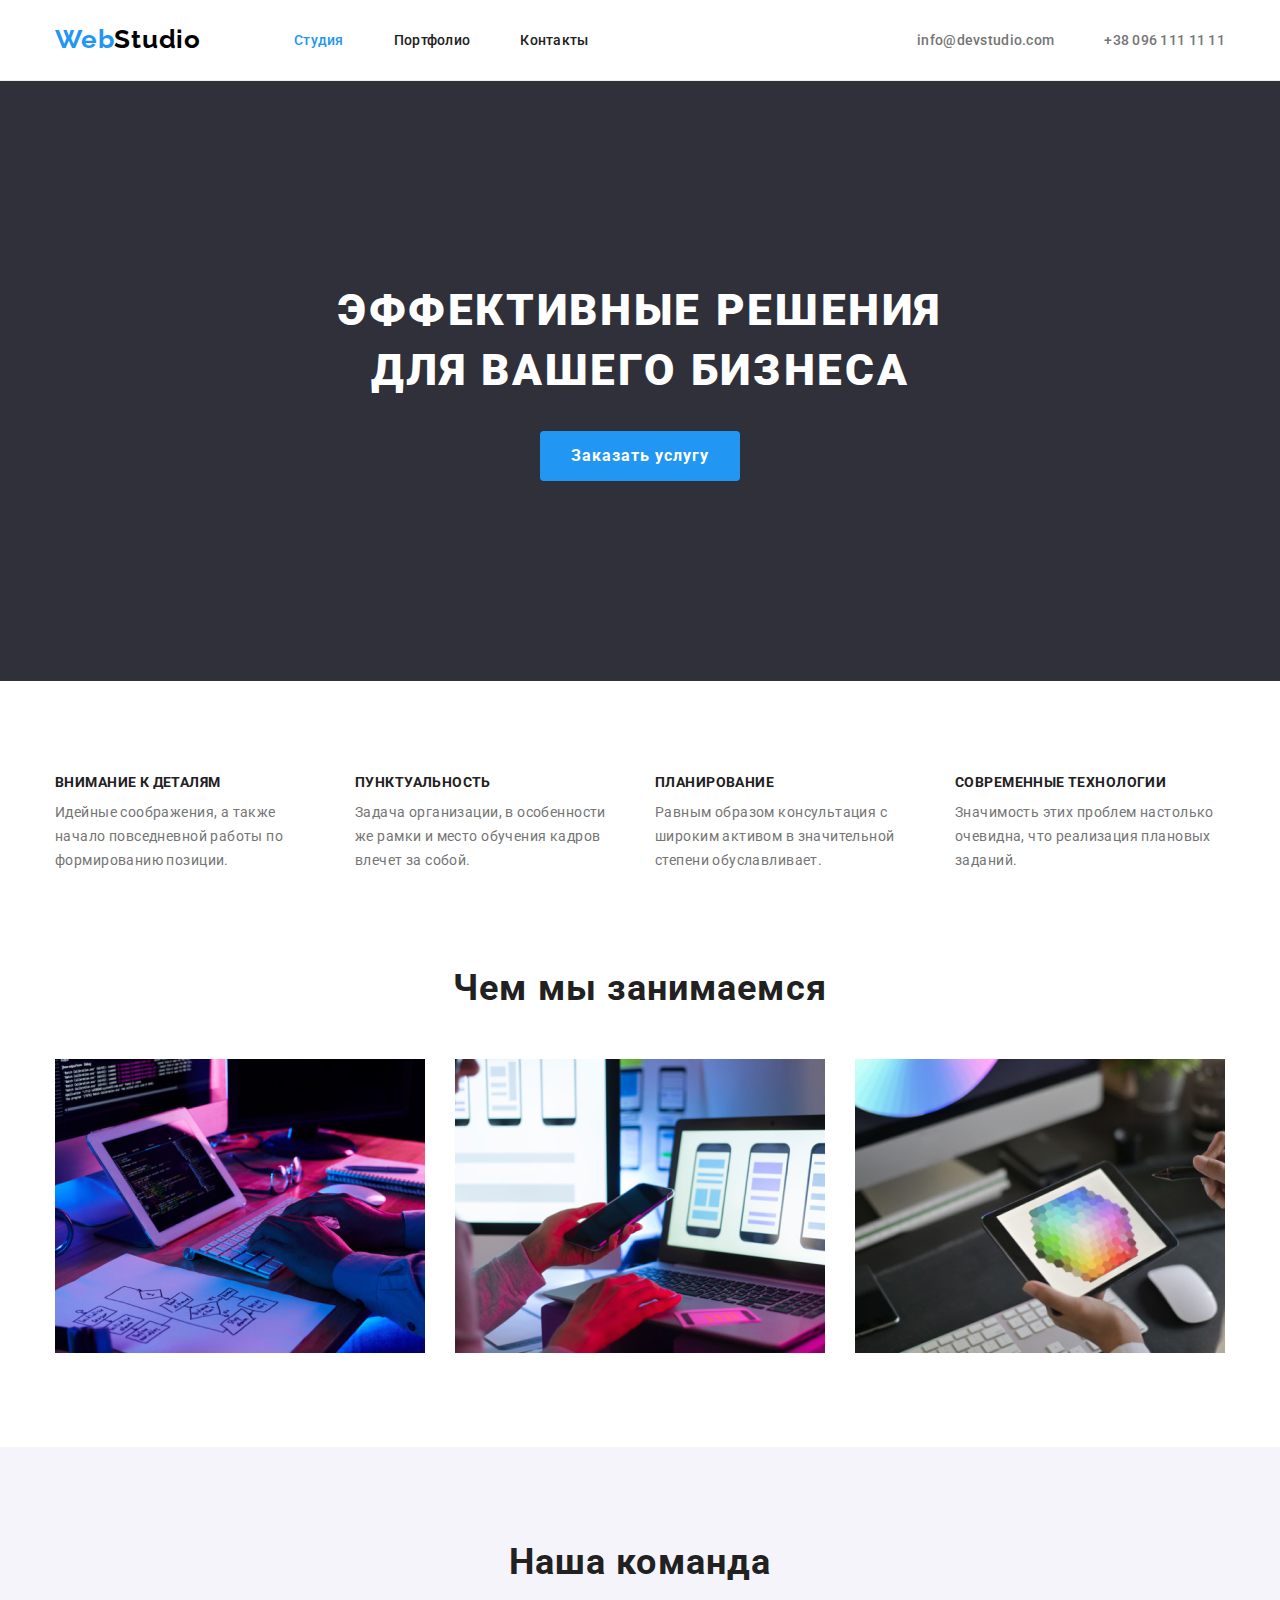
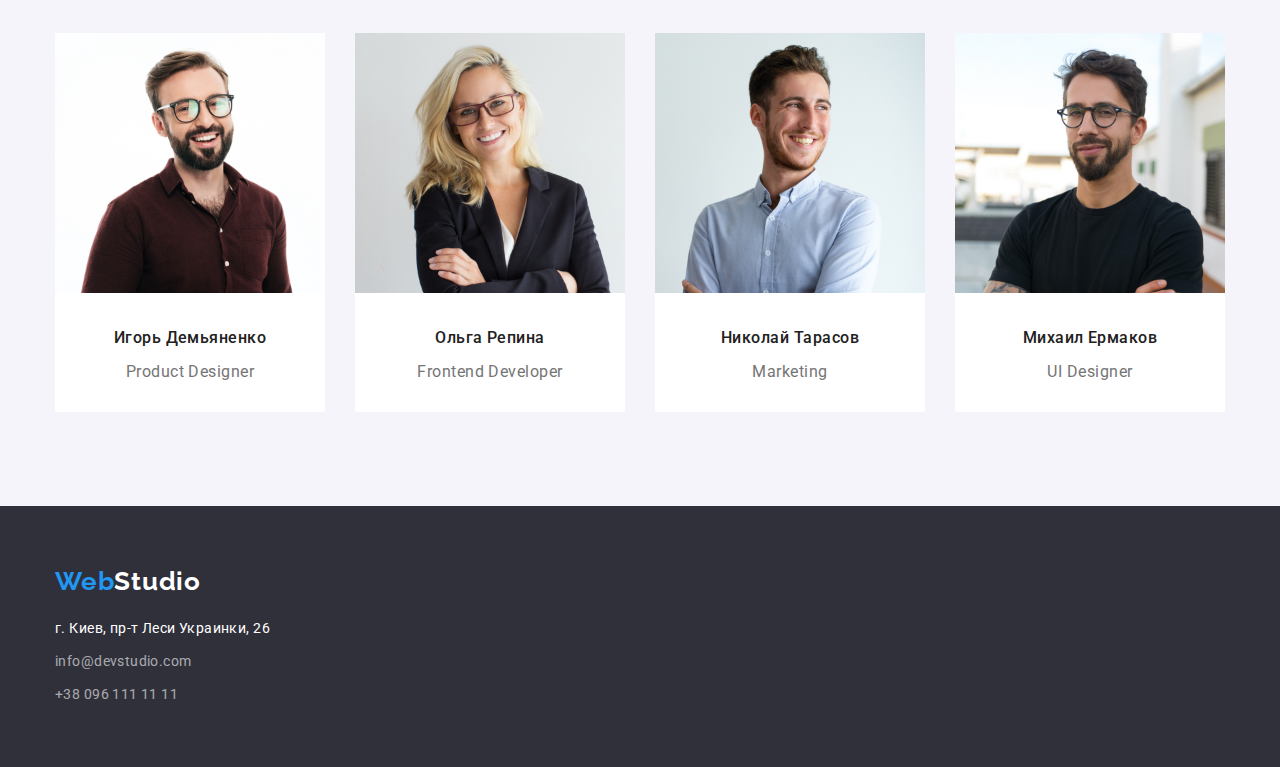
<file: index.html>
<!DOCTYPE html>
<html lang="en">
<head>
    <meta charset="UTF-8">
    <meta http-equiv="X-UA-Compatible" content="IE=edge">
    <meta name="viewport" content="width=device-width, initial-scale=1.0">
    <title>Document</title>
    <link href="https://fonts.googleapis.com/css2?family=Raleway:wght@700&family=Roboto:wght@400;500;700;900&display=swap"
        rel="stylesheet">
    <link rel="stylesheet" href="./css/styles.css">
    <link rel="stylesheet" href="https://cdnjs.cloudflare.com/ajax/libs/modern-normalize/1.1.0/modern-normalize.min.css">
</head>

<body class="body">
    <!--Шапка-->
    <header class="header-section">
        <div class="container">
            <a href="/goit-markup-hw-01/index.html" class="logo"> Web<span class="logo-header">Studio</span></a>
        
        <!--Навигация-->
        <nav>
            <ul class="nav-site">
                <li class="nav-site-item"><a href="./index.html" class="current nav-site-link">Студия</a></li>
                <li class="nav-site-item"><a href="./portfolio.html" class="nav-site-link">Портфолио</a></li>
                <li class="nav-site-item"><a href="" class="nav-site-link">Контакты</a></li>
            </ul>
        </nav>

        <!--Контакты-->
            <ul class="contacts">
                <li class="header-contacts-item"><a href="mailto:info@devstudio.com" class="contacts-link">info@devstudio.com</a></li>
                <li class="header-contacts-item"><a href="tel:+380961111111" class="contacts-link">+38 096 111 11 11</a></li>
            </ul>
        </div>
    </header>

    <main>
        <section class="hero section">
            <div class="container">
                <h1 class="hero-title" >Эффективные решения для вашего бизнеса</h1>
                <button type="button" class="button">Заказать услугу</button>
            </div>
        </section>

        <section class="section section-services">
            <div class="container">
                <ul class="services">
                    <li class="services-item">
                        <h3 class="services-title">Внимание к деталям</h3>
                        <p class="services-text">Идейные соображения, а также начало повседневной работы по формированию позиции.</p>
                    </li>
                    <li class="services-item">
                        <h3 class="services-title">Пунктуальность</h3>
                        <p class="services-text">Задача организации, в особенности же рамки и место обучения кадров влечет за собой.</p>
                    </li>
                    <li class="services-item">
                        <h3 class="services-title">Планирование</h3>
                        <p class="services-text">Равным образом консультация с широким активом в значительной степени обуславливает.</p>
                    </li>
                    <li class="services-item">
                        <h3 class="services-title">Современные технологии</h3>
                        <p class="services-text">Значимость этих проблем настолько очевидна, что реализация плановых заданий.</p>
                    </li>
                </ul>
            </div>
            </section>
            <!--Услуги-->
            <section class="section">
            <div class="container">
                <h2 class="job-title">Чем мы занимаемся</h2>
            <ul class="job-list">
                <li class="job-item"><img src="images/box1.jpg" alt="backend" width="370"></li>
                <li class="job-item"><img src="images/box2.jpg" alt="frontend" width="370"></li>
                <li class="job-item"><img src="images/box3.jpg" alt="design" width="370"></li>
            </ul>
            </div>
        </section>

            <!--Команда-->
        <section class="team section">
            <div class="container">
                <h2 class="team-title">Наша команда</h2>
            <ul class="workers">
                <li class="workers-item">
                    <img src="images/img.jpg" alt="Игорь Демьяненко" width="270">
                    <div class="workers-name">
                        <h3 class="workers-title">Игорь Демьяненко</h3>
                        <p class="workers-text">Product Designer</p>
                    </div>
                </li>
                <li class="workers-item">
                    <img src="images/img-2.jpg" alt="Ольга Репина" width="270">
                    <div class="workers-name">
                        <h3 class="workers-title">Ольга Репина</h3>
                        <p class="workers-text">Frontend Developer</p>
                    </div>
                </li>
                <li class="workers-item">
                    <img src="images/img-3.jpg" alt="Николай Тарасов" width="270">
                    <div class="workers-name">
                        <h3 class="workers-title">Николай Тарасов</h3>
                        <p class="workers-text">Marketing</p>
                    </div>
                </li>
                <li class="workers-item">
                    <img src="images/img-4.jpg" alt="Михаил Ермаков" width="270">
                    <div class="workers-name">
                        <h3 class="workers-title">Михаил Ермаков</h3>
                        <p class="workers-text">UI Designer</p>
                    </div>
                </li>
            </ul>
            </div>
        </section>
    </main>

    <!--Футер-->
    <footer class="footer">
        <div class="container">
            <a href="/goit-markup-hw-01/index.html" class="logo-footer">Web<span class="logo-footer-color">Studio</span></a>
    <!--Контакты-->
    <address class="address">
        <p class="address-item">г. Киев, пр-т Леси Украинки, 26</p>
        <ul class="footer-contacts">
            <li class="footer-contact-item"><a href="mailto:info@devstudio.com" class="link-footer">info@devstudio.com</a></li>
            <li class="footer-contact-item"><a href="tel:+380961111111" class="link-footer">+38 096 111 11 11</a></li>
        </ul>
    </address>
        </div>
    </footer>
</body>
</html>
</file>
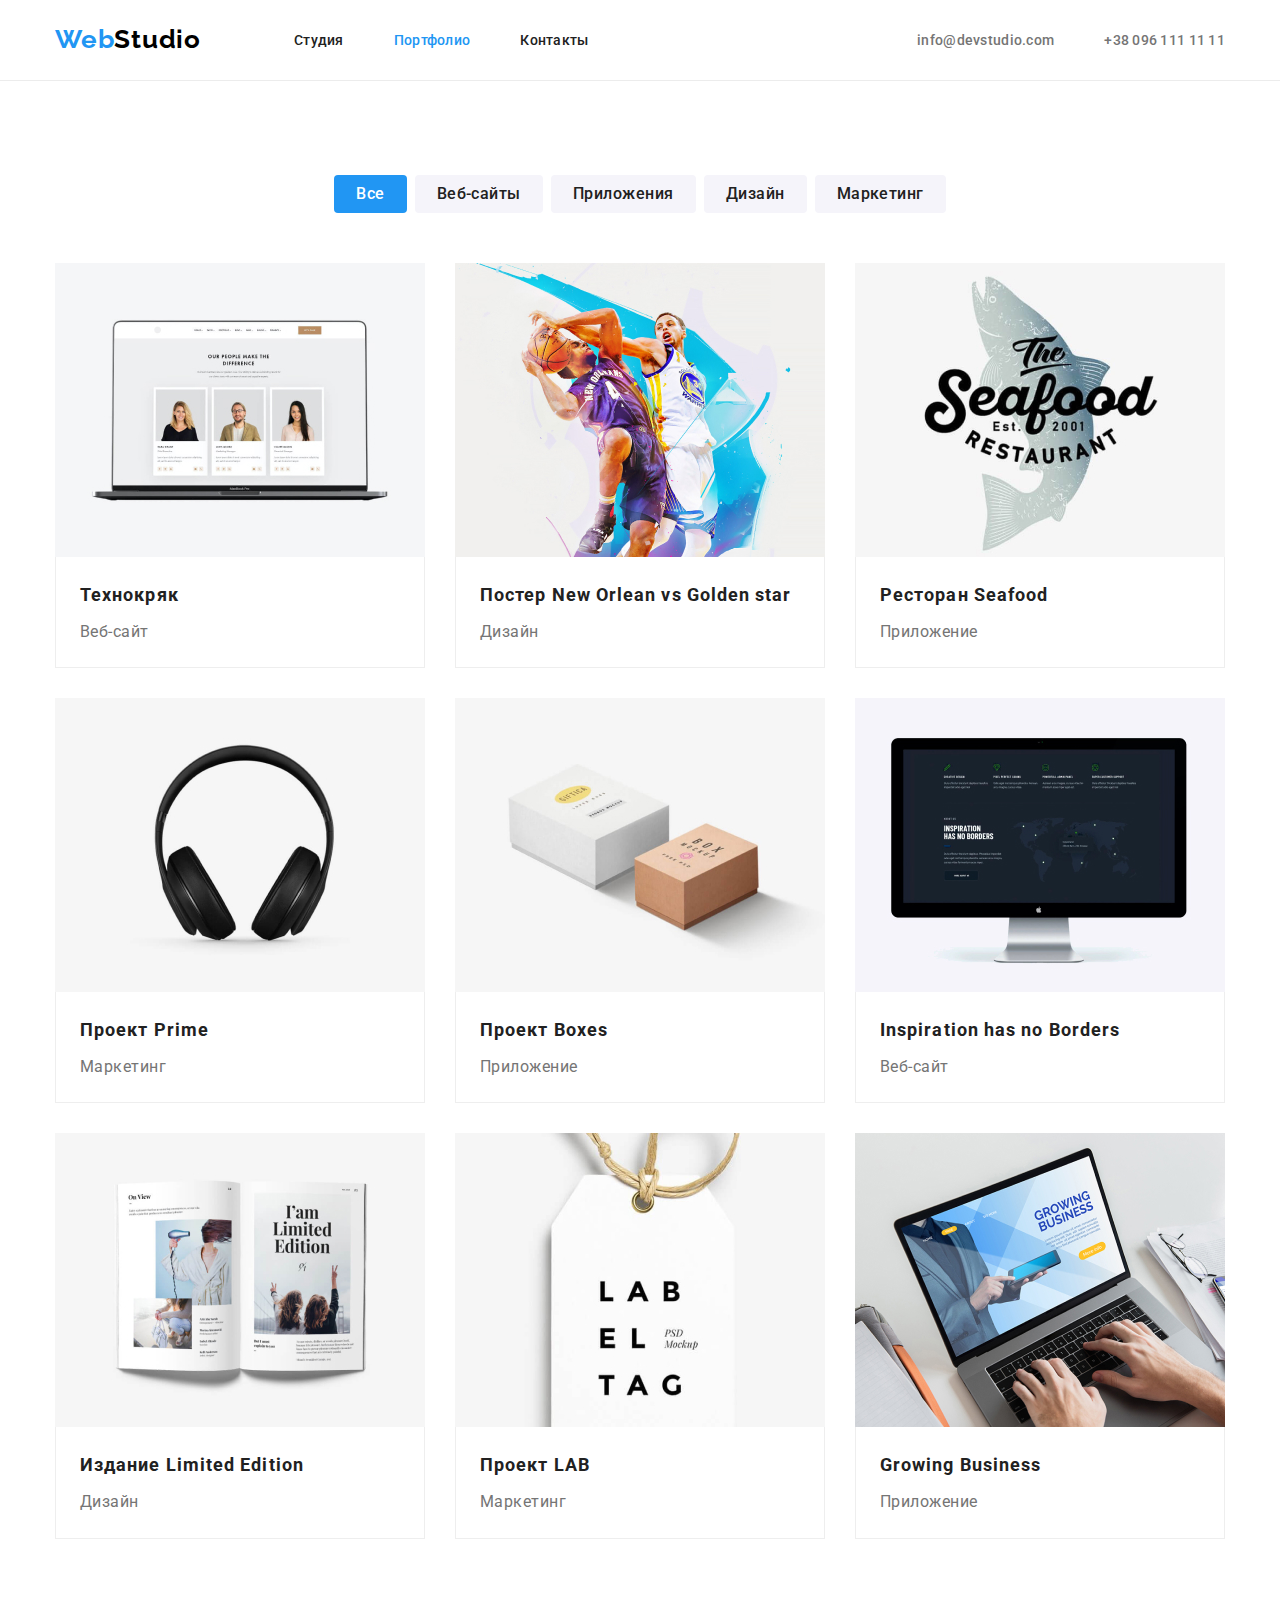
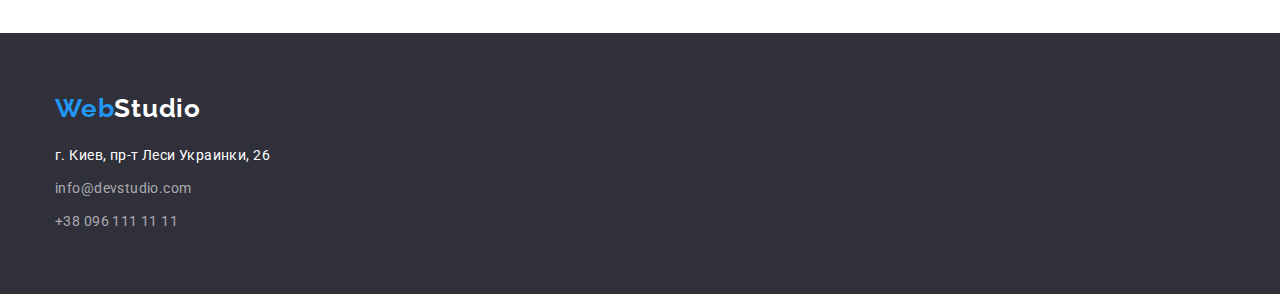
<file: portfolio.html>
<!DOCTYPE html>
<html lang="en">
<head>
    <meta charset="UTF-8">
    <meta http-equiv="X-UA-Compatible" content="IE=edge">
    <meta name="viewport" content="width=device-width, initial-scale=1.0">
    <title>Document</title>
    <link href="https://fonts.googleapis.com/css2?family=Raleway:wght@700&family=Roboto:wght@400;500;700;900&display=swap"
        rel="stylesheet">
    <link rel="stylesheet" href="./css/styles.css">
    <link rel="stylesheet" href="https://cdnjs.cloudflare.com/ajax/libs/modern-normalize/1.1.0/modern-normalize.min.css">
</head>
<body class="body">
    <!--Шапка-->
    <header class="header-section">
        <div class="container">
            <a href="./index.html" class="logo">Web<span class="logo-header">Studio</span></a>
        
        <!--Навигация-->
        <nav>
            <ul class="nav-site">
                <li class="nav-site-item"><a href="./index.html" class="nav-site-link">Студия</a></li>
                <li class="nav-site-item"><a href="./portfolio.html" class="current nav-site-link">Портфолио</a></li>
                <li class="nav-site-item"><a href="" class="nav-site-link">Контакты</a></li>
            </ul>
        </nav>
        
        <!--Контакты-->
        <ul class="contacts">
            <li class="header-contacts-item"><a href="mailto:info@devstudio.com" class="contacts-link">info@devstudio.com</a></li>
            <li class="header-contacts-item"><a href="tel:+380961111111" class="contacts-link">+38 096 111 11 11</a></li>
        </ul>
        </div>
    </header>

    <main>
        <section class="section">
            <div class="container">
                <h1 class="hidden">Примеры</h1>
                <ul class="button-portfolio">
                    <li class="button-item"><button type="button" class="current-button button-prtfl-item">Все</button></li>
                    <li class="button-item"><button type="button" class="button-prtfl-item">Веб-сайты</button></li>
                    <li class="button-item"><button type="button" class="button-prtfl-item">Приложения</button></li>
                    <li class="button-item"><button type="button" class="button-prtfl-item">Дизайн</button></li>
                    <li class="button-item"><button type="button" class="button-prtfl-item">Маркетинг</button></li>
                </ul>
    
                <ul class="portfolio">
                    <li class="portfolio-item">
                        <a href="">
                        <img src="./images/portfolio1.jpg" alt="технокряк" width="370">
                        <div class="portfolio-border">
                            <h2 class="portfolio-title">Технокряк</h2>
                            <p class="portfolio-text">Веб-сайт</p>
                        </div>
                        </a>
                    </li>
                    <li class="portfolio-item">
                        <a href="">
                        <img src="./images/portfolio2.jpg" alt="Постер New Orlean vs Golden star" width="370" height="294">
                        <div class="portfolio-border">
                            <h2 class="portfolio-title">Постер New Orlean vs Golden star</h2>
                            <p class="portfolio-text">Дизайн</p>
                        </div>
                        </a>
                    </li>
                    <li class="portfolio-item">
                        <a href="">
                        <img src="./images/portfolio3.jpg" alt="Ресторан Seafood" width="370" height="294">
                        <div class="portfolio-border">
                            <h2 class="portfolio-title">Ресторан Seafood</h2>
                            <p class="portfolio-text">Приложение</p>
                        </div>
                        </a>
                    </li>
                    <li class="portfolio-item">
                        <a href="">
                        <img src="./images/portfolio4.jpg" alt="Проект Prime" width="370" height="294">
                        <div class="portfolio-border">
                            <h2 class="portfolio-title">Проект Prime</h2>
                            <p class="portfolio-text">Маркетинг</p>
                        </div>
                        </a>
                    </li>
                    <li class="portfolio-item">
                        <a href="">
                        <img src="./images/portfolio5.jpg" alt="Проект Boxes" width="370" height="294">
                        <div class="portfolio-border">
                            <h2 class="portfolio-title">Проект Boxes</h2>
                            <p class="portfolio-text">Приложение</p>
                        </div>
                        </a>
                    </li>
                    <li class="portfolio-item">
                        <a href="">
                        <img src="./images/portfolio6.jpg" alt="Inspiration has no Borders" width="370" height="294">
                        <div class="portfolio-border">
                            <h2 class="portfolio-title">Inspiration has no Borders</h2>
                            <p class="portfolio-text">Веб-сайт</p>
                        </div>
                        </a>
                    </li>
                    <li class="portfolio-item">
                        <a href="">
                        <img src="./images/portfolio7.jpg" alt="Издание Limited Edition" width="370" height="294">
                        <div class="portfolio-border">
                            <h2 class="portfolio-title">Издание Limited Edition</h2>
                            <p class="portfolio-text">Дизайн</p>
                        </div>
                        </a>
                    </li>
                    <li class="portfolio-item">
                        <a href="">
                        <img src="./images/portfolio8.jpg" alt="Проект LAB" width="370" height="294">
                        <div class="portfolio-border">
                            <h2 class="portfolio-title">Проект LAB</h2>
                            <p class="portfolio-text">Маркетинг</p>
                        </div>
                        </a>
                    </li>
                    <li class="portfolio-item">
                        <a href="">
                        <img src="./images/portfolio9.jpg" alt="Growing Business" width="370" height="294">
                        <div class="portfolio-border">
                            <h2 class="portfolio-title">Growing Business</h2>
                            <p class="portfolio-text">Приложение</p>
                        </div>
                        </a>
                    </li>
                </ul>
            </div>
        </section>
    </main>
    <footer class="footer">
        <div class="container">
            <a href="/goit-markup-hw-01/index.html" class="logo-footer">Web<span class="logo-footer-color">Studio</span></a>
    <!--Контакты-->
    <address class="address">
        <p class="address-item">г. Киев, пр-т Леси Украинки, 26</p>
        <ul class="footer-contacts">
            <li class="footer-contact-item"><a href="mailto:info@devstudio.com" class="link-footer">info@devstudio.com</a></li>
            <li class="footer-contact-item"><a href="tel:+380961111111" class="link-footer">+38 096 111 11 11</a></li>
        </ul>
    </address>
        </div>
    </footer>
</body>
</html>
</file>
<file: css/styles.css>
:root {
    --primery-text-color: #757575;
    --title-text-color: #212121;
    --accent-text-color: #2196F3;
    --primery-background-color: #FFFFFF;
}
.body {
    background-color: var(--primery-background-color);
    color: var(--primery-text-color);

    font-family: 'Roboto', sans-serif;
}

p,
h1,
h2,
h3,
h4,
h5,
h6 {
    margin: 0;
}

ul {
    margin: 0;
    padding-left: 0;
}
img {
    display: block;
}
/* .section {
    width: 1200px;
    padding-left: 15px;
    padding-right: 15px;
    margin: 0 auto;
    outline: 2px solid tomato; */

.container {
    width: 1200px;
    padding-left: 15px;
    padding-right: 15px;
    margin: 0 auto;
}

.section {
    padding-top: 94px;
    padding-bottom: 94px;
}

.header-section .container {
    display: flex;
    align-items: center;
}
.header-section {
    border-bottom: 1px solid #ECECEC
}
.logo {
    color: var(--accent-text-color);
    font-family: Raleway;
    font-weight: 700;
    font-size: 26px;
    line-height: 1.2;
    letter-spacing: 0.03em;
    text-decoration: none;
    padding-top: 24px;
    padding-bottom: 25px;
    display: block;
    margin-right: 93px;
}

.logo-header {color: black;}

/* удалили точки списка */
ul {list-style: none;}

/* цвет навигации сайта */
.nav-site {
    display: flex;
}
.nav-site-item:not(:last-child) {
    margin-right: 50px;
}

.nav-site-link {
    color: var(--title-text-color);
    font-weight: 500;
    font-size: 14px;
    line-height: 1.15;
    letter-spacing: 0.02em;
    text-decoration: none;
    padding-top: 32px;
    padding-bottom: 32px;
    display: block;
}

.nav-site-link:hover,
.nav-site-link:focus {
    color: var(--accent-text-color);
}
.nav-site .current {
    color: var(--accent-text-color);
}

/* контакты хедер */
.contacts {
    display: flex;
    margin-left: auto;
}
.contacts-link {
    color: var(--primery-text-color);
    font-weight: 500;
    font-size: 14px;
    line-height: 1.15;
    letter-spacing: 0.02em;
    text-decoration: none;
    padding-top: 32px;
    padding-bottom: 32px;
    display: inline-block;
}
.contacts-link:hover,
.contacts-link:focus {
    color: var(--accent-text-color);
}

.header-contacts-item:not(:last-child) {
    margin-right: 50px;
}

.header-contacts {
    
}

/* первая секция с кнопкой */
.hero {
    background-color: #2F303A;
    padding-top: 200px;
    padding-bottom: 200px;
    }
.hero-title {
    color: #FFFFFF;
    font-weight: 900;
    font-size: 44px;
    line-height: 1.36;
    text-align: center;
    letter-spacing: 0.06em;
    text-transform: uppercase;  
    max-width: 696px;
    margin: 0 auto;
    margin-bottom: 30px;
    }
.button {
    background-color: #2196F3;
    color: #FFFFFF;
    font-weight: 700;
    font-size: 16px;
    line-height: 1.88;
    display: flex;
    align-items: center;
    text-align: center;
    letter-spacing: 0.06em;
    cursor: pointer;
    display: block;
    width: 200px;
    height: 50px;
    margin: 0 auto;
    border-radius: 4px;
    border: 0px;
}
.button:hover {
    background-color: #188CE8;
}

/* вторая секция */
.section-services {
    padding-bottom: 0;
}
.services {
    display: flex;
    padding: 0;
}

.services-item:not(:last-child) {
    margin-right: 30px;
}
.services-item {
    width: 270px;
    flex-basis: calc((100% - 90px) / 4);
}
.services-title {
    color: var(--title-text-color);
    font-weight: 700;
    font-size: 14px;
    line-height: 1.14;
    letter-spacing: 0.03em;
    text-transform: uppercase;
    margin-bottom: 10px;

}
.services-text {
    font-weight: 400;
    font-size: 14px;
    line-height: 1.71;
    letter-spacing: 0.03em;
}

.team {
    background-color: #F5F4FA;
}

.job-title {
    margin-bottom: 50px;
}
.job-list {
    display: flex;
    gap: 30px;
    padding: 0;
}

.team-title {
    margin-bottom: 50px;
}
.team-title, .job-title {
    color: var(--title-text-color);
    font-weight: 700;
    font-size: 36px;
    line-height: 1.17;
    text-align: center;
    letter-spacing: 0.03em;
}
.workers {
    display: flex;
    gap: 30px;
    padding: 0;
}

.workers-item {
    width: 270px;
    background-color: #FFFFFF;
    box-shadow: rgba(0, 0, 0, 25%);
}
.workers-name {
    padding: 30px 30px;
}
.workers-title {
    color: var(--title-text-color);
    font-weight: 500;
    font-size: 16px;
    line-height: 1.88;
    text-align: center;
    letter-spacing: 0.03em;
    margin-bottom: 10px;
    }
    
.workers-text {
    font-weight: 400;
    font-size: 16px;
    line-height: 1.18;
    text-align: center;
    letter-spacing: 0.03em;
}

/* футер */
.contacts .link-footer:hover,
.contacts .link-footer:focus {
    color: var(--accent-text-color);
}
.footer {
    background-color: #2F303A;
    padding-top: 60px;
    padding-bottom: 60px;
}

.logo-footer {
    color: var(--accent-text-color);
    font-family: Raleway;
    font-weight: 700;
    font-size: 26px;
    line-height: 1.2;
    letter-spacing: 0.03em;
    text-decoration: none;
}
.logo-footer-color {
    color: #FFFFFF;
    font-family: Raleway;
    font-weight: 700;
    font-size: 26px;
    line-height: 1.2;
    letter-spacing: 0.03em;
}
.address {
    margin: 0;
    margin-top: 20px;
}
.address-item {
    color: #FFFFFF;
    font-style: normal;
    font-weight: 400;
    font-size: 14px;
    line-height: 1.71;
    letter-spacing: 0.03em;
    padding: 0;
    margin-bottom: 9px;
}

.footer-contacts .link-footer{
    text-decoration: none;
}
.footer-contacts {
    padding: 0;
    margin: 0;
}
.footer-contact-item:first-child {
    margin-bottom: 9px;
}
.link-footer {
    color: rgba(255, 255, 255, 0.6);
    font-style: normal;
    font-weight: 400;
    font-size: 14px;
    line-height: 1.71;
    letter-spacing: 0.03em;
}

/* ПОРТФОЛИО */
.hidden {
    display: none;
}
.button-portfolio {
    display: flex;
    justify-content: center;
    margin-bottom: 50px;
}

.button-item:not(:last-child) {
    margin-right: 8px;
}
.button-portfolio .button-prtfl-item {
    background-color: #F5F4FA;
    color: #212121;
    font-weight: 500;
    font-size: 16px;
    line-height: 1.63;
    text-align: center;
    letter-spacing: 0.03em;
    cursor: pointer;
    border-radius: 4px;
    border: 0px;
    padding: 6px 22px; 
}
.button-portfolio .button-prtfl-item:hover,
.button-portfolio .button-prtfl-item:focus {
    background-color: var(--accent-text-color);
    color: #FFFFFF;
}

.button-portfolio .current-button {
    background-color: var(--accent-text-color);
    color: #FFFFFF;
    font-family: 'Roboto';
}
.portfolio a {
    text-decoration: none;
    font-family: 'Roboto';
}

.portfolio {
    display: flex;
    flex-wrap: wrap;
    gap: 30px;
    padding: 0;
}
.portfolio-item {
    width: 370px;
    flex-basis: calc((100% - 60px) / 3);
}

.portfolio-border {
    border-right: 1px solid #EEEEEE;
    border-left: 1px solid #EEEEEE;
    border-bottom: 1px solid #EEEEEE;
    padding: 20px 24px;
}

.portfolio-title {
    color: var(--title-text-color);
    font-weight: 700;
    font-size: 18px;
    line-height: 2;
    letter-spacing: 0.06em;
    margin: 0;
    margin-bottom: 4px;
}

.portfolio-text {
    color: var(--primery-text-color);
    font-weight: 400;
    font-size: 16px;
    line-height: 1.88;
    letter-spacing: 0.03em;
}

/* цвет основы текста #757575 */
/* цвет текста вторички #212121 */
/* белый #FFFFFF */
/* акцент #2196F3 */
/* цвет основа хедер #FFFFFF */
/* основа цвет фона #E5E5E5 */
/* цвет фона верхний #2F303A */
/* цвет фона наша команда #F5F4FA */
</file>
